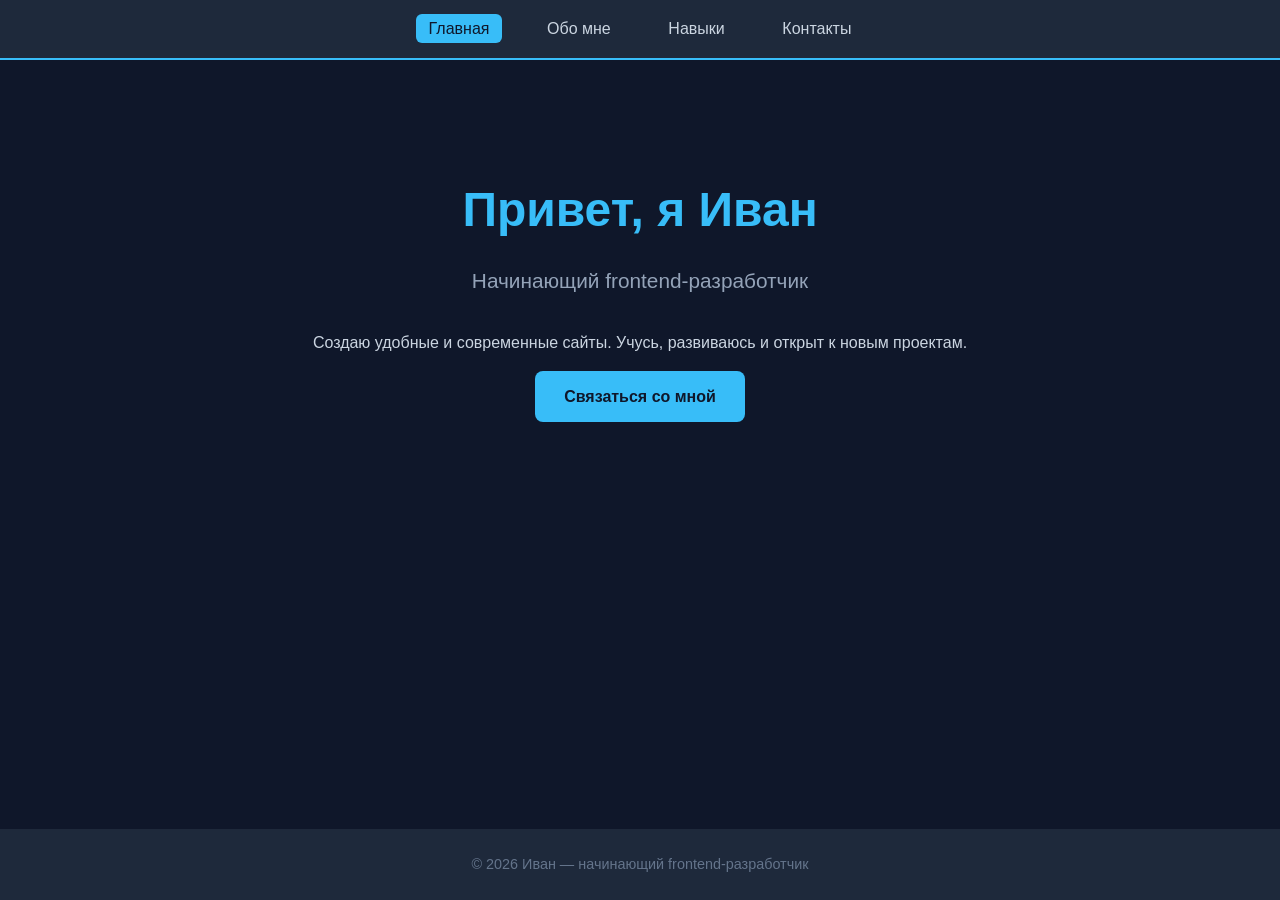
<file: index.html>
<!DOCTYPE html>
<html lang="ru">
<head>
  <meta charset="UTF-8">
  <meta name="viewport" content="width=device-width, initial-scale=1.0">
  <title>Иван — Frontend разработчик</title>
  <link rel="stylesheet" href="style.css">
</head>
<body>
  <header>
    <nav>
      <ul>
        <li><a href="index.html" class="active">Главная</a></li>
        <li><a href="about.html">Обо мне</a></li>
        <li><a href="skills.html">Навыки</a></li>
        <li><a href="contacts.html">Контакты</a></li>
      </ul>
    </nav>
  </header>

  <main>
    <section class="hero">
      <h1>Привет, я Иван</h1>
      <p class="subtitle">Начинающий frontend-разработчик</p>
      <p>Создаю удобные и современные сайты. Учусь, развиваюсь и открыт к новым проектам.</p>
      <a href="contacts.html" class="btn">Связаться со мной</a>
    </section>
  </main>

  <footer>
    © 2026 Иван — начинающий frontend-разработчик
  </footer>
</body>
</html>
</file>
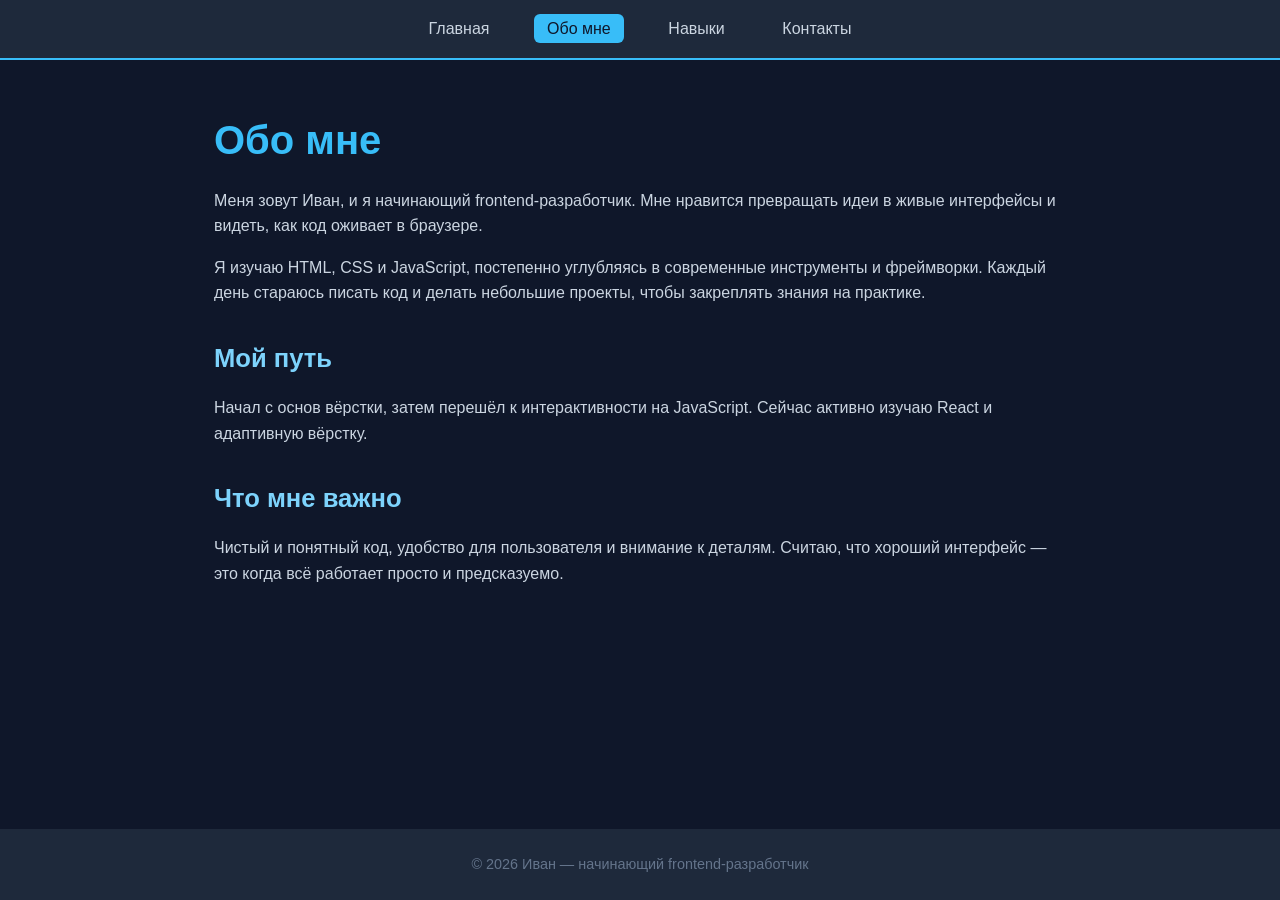
<file: about.html>
<!DOCTYPE html>
<html lang="ru">
<head>
  <meta charset="UTF-8">
  <meta name="viewport" content="width=device-width, initial-scale=1.0">
  <title>Обо мне — Иван</title>
  <link rel="stylesheet" href="style.css">
</head>
<body>
  <header>
    <nav>
      <ul>
        <li><a href="index.html">Главная</a></li>
        <li><a href="about.html" class="active">Обо мне</a></li>
        <li><a href="skills.html">Навыки</a></li>
        <li><a href="contacts.html">Контакты</a></li>
      </ul>
    </nav>
  </header>

  <main>
    <h1>Обо мне</h1>
    <p>Меня зовут Иван, и я начинающий frontend-разработчик. Мне нравится превращать идеи в живые интерфейсы и видеть, как код оживает в браузере.</p>
    <p>Я изучаю HTML, CSS и JavaScript, постепенно углубляясь в современные инструменты и фреймворки. Каждый день стараюсь писать код и делать небольшие проекты, чтобы закреплять знания на практике.</p>

    <h2>Мой путь</h2>
    <p>Начал с основ вёрстки, затем перешёл к интерактивности на JavaScript. Сейчас активно изучаю React и адаптивную вёрстку.</p>

    <h2>Что мне важно</h2>
    <p>Чистый и понятный код, удобство для пользователя и внимание к деталям. Считаю, что хороший интерфейс — это когда всё работает просто и предсказуемо.</p>
  </main>

  <footer>
    © 2026 Иван — начинающий frontend-разработчик
  </footer>
</body>
</html>
</file>
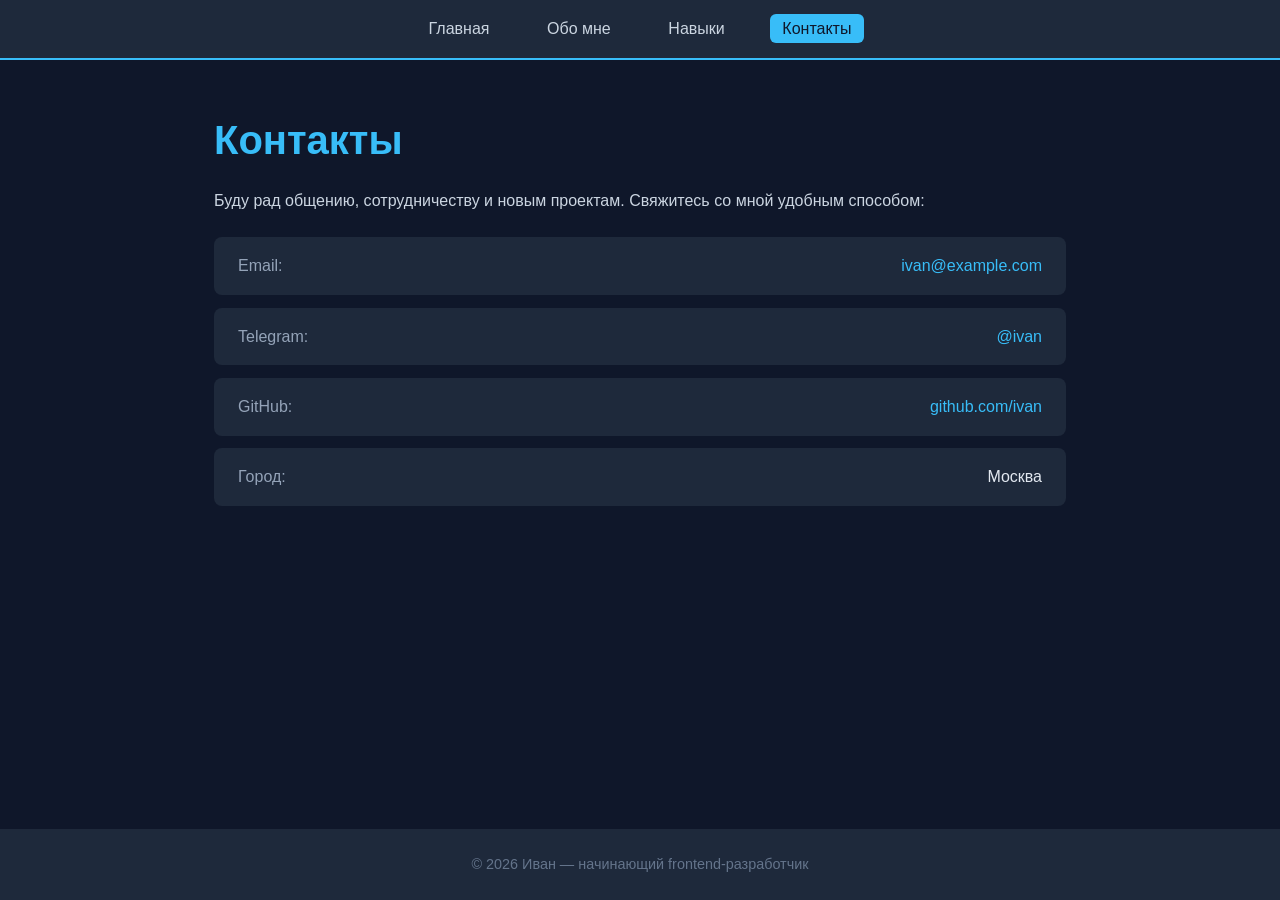
<file: contacts.html>
<!DOCTYPE html>
<html lang="ru">
<head>
  <meta charset="UTF-8">
  <meta name="viewport" content="width=device-width, initial-scale=1.0">
  <title>Контакты — Иван</title>
  <link rel="stylesheet" href="style.css">
</head>
<body>
  <header>
    <nav>
      <ul>
        <li><a href="index.html">Главная</a></li>
        <li><a href="about.html">Обо мне</a></li>
        <li><a href="skills.html">Навыки</a></li>
        <li><a href="contacts.html" class="active">Контакты</a></li>
      </ul>
    </nav>
  </header>

  <main>
    <h1>Контакты</h1>
    <p>Буду рад общению, сотрудничеству и новым проектам. Свяжитесь со мной удобным способом:</p>

    <ul class="contact-list">
      <li><span class="label">Email:</span> <a href="mailto:ivan@example.com">ivan@example.com</a></li>
      <li><span class="label">Telegram:</span> <a href="https://t.me/ivan" target="_blank">@ivan</a></li>
      <li><span class="label">GitHub:</span> <a href="https://github.com/ivan" target="_blank">github.com/ivan</a></li>
      <li><span class="label">Город:</span> <span>Москва</span></li>
    </ul>
  </main>

  <footer>
    © 2026 Иван — начинающий frontend-разработчик
  </footer>
</body>
</html>
</file>
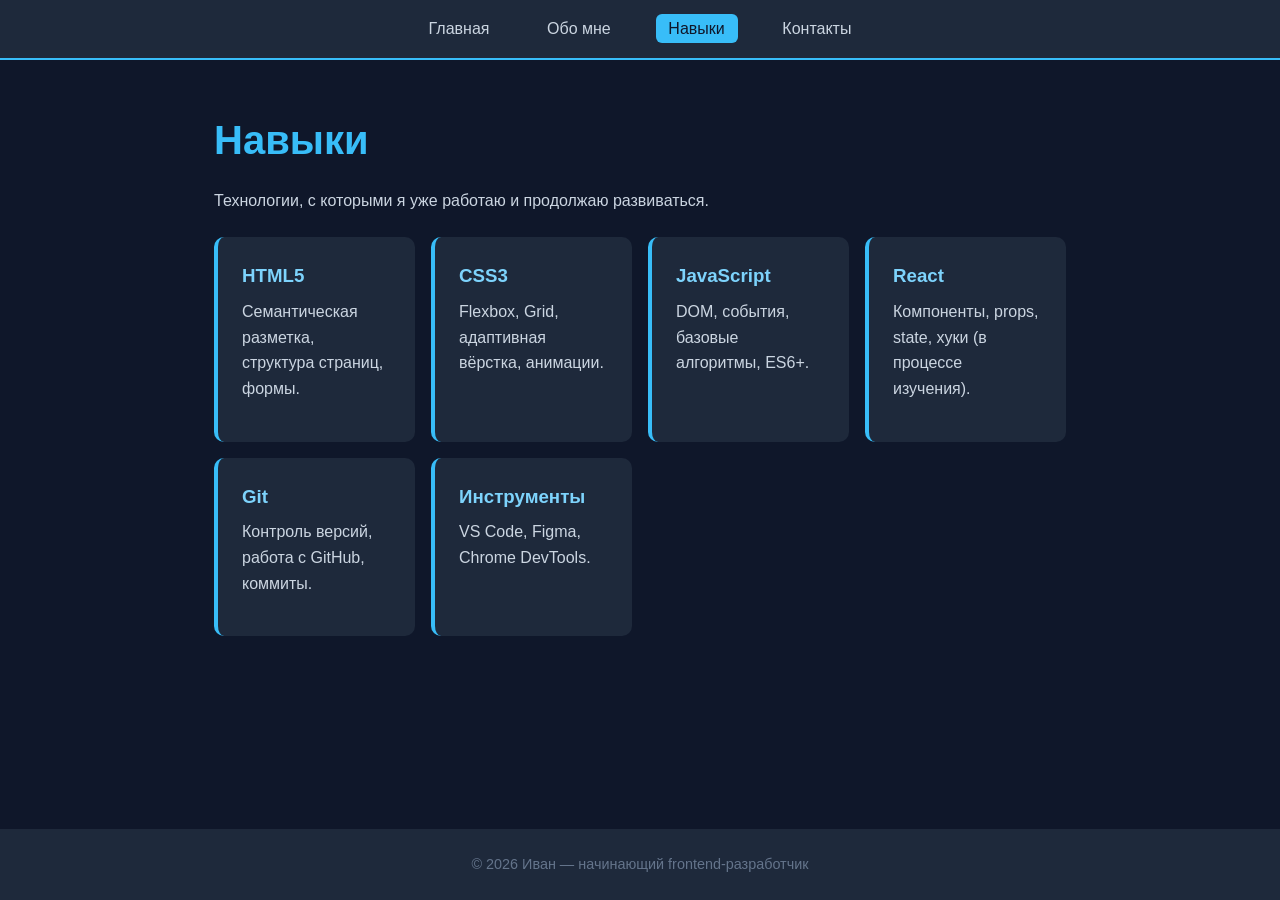
<file: skills.html>
<!DOCTYPE html>
<html lang="ru">
<head>
  <meta charset="UTF-8">
  <meta name="viewport" content="width=device-width, initial-scale=1.0">
  <title>Навыки — Иван</title>
  <link rel="stylesheet" href="style.css">
</head>
<body>
  <header>
    <nav>
      <ul>
        <li><a href="index.html">Главная</a></li>
        <li><a href="about.html">Обо мне</a></li>
        <li><a href="skills.html" class="active">Навыки</a></li>
        <li><a href="contacts.html">Контакты</a></li>
      </ul>
    </nav>
  </header>

  <main>
    <h1>Навыки</h1>
    <p>Технологии, с которыми я уже работаю и продолжаю развиваться.</p>

    <div class="skill-list">
      <div class="skill-card">
        <h3>HTML5</h3>
        <p>Семантическая разметка, структура страниц, формы.</p>
      </div>
      <div class="skill-card">
        <h3>CSS3</h3>
        <p>Flexbox, Grid, адаптивная вёрстка, анимации.</p>
      </div>
      <div class="skill-card">
        <h3>JavaScript</h3>
        <p>DOM, события, базовые алгоритмы, ES6+.</p>
      </div>
      <div class="skill-card">
        <h3>React</h3>
        <p>Компоненты, props, state, хуки (в процессе изучения).</p>
      </div>
      <div class="skill-card">
        <h3>Git</h3>
        <p>Контроль версий, работа с GitHub, коммиты.</p>
      </div>
      <div class="skill-card">
        <h3>Инструменты</h3>
        <p>VS Code, Figma, Chrome DevTools.</p>
      </div>
    </div>
  </main>

  <footer>
    © 2026 Иван — начинающий frontend-разработчик
  </footer>
</body>
</html>
</file>
<file: style.css>
* {
  margin: 0;
  padding: 0;
  box-sizing: border-box;
}

body {
  font-family: 'Segoe UI', Tahoma, sans-serif;
  background: #0f172a;
  color: #e2e8f0;
  line-height: 1.6;
  min-height: 100vh;
  display: flex;
  flex-direction: column;
}

header {
  background: #1e293b;
  padding: 1rem 2rem;
  border-bottom: 2px solid #38bdf8;
}

nav ul {
  list-style: none;
  display: flex;
  gap: 2rem;
  justify-content: center;
  flex-wrap: wrap;
}

nav a {
  color: #cbd5e1;
  text-decoration: none;
  font-weight: 500;
  padding: 0.4rem 0.8rem;
  border-radius: 6px;
  transition: all 0.2s;
}

nav a:hover,
nav a.active {
  background: #38bdf8;
  color: #0f172a;
}

main {
  flex: 1;
  max-width: 900px;
  margin: 0 auto;
  padding: 3rem 1.5rem;
  width: 100%;
}

h1 {
  font-size: 2.5rem;
  margin-bottom: 1rem;
  color: #38bdf8;
}

h2 {
  font-size: 1.6rem;
  margin: 2rem 0 1rem;
  color: #7dd3fc;
}

p {
  margin-bottom: 1rem;
  color: #cbd5e1;
}

.hero {
  text-align: center;
  padding: 4rem 0;
}

.hero h1 {
  font-size: 3rem;
  margin-bottom: 1rem;
}

.hero .subtitle {
  font-size: 1.3rem;
  color: #94a3b8;
  margin-bottom: 2rem;
}

.btn {
  display: inline-block;
  background: #38bdf8;
  color: #0f172a;
  padding: 0.8rem 1.8rem;
  border-radius: 8px;
  text-decoration: none;
  font-weight: 600;
  transition: transform 0.2s, background 0.2s;
}

.btn:hover {
  background: #0ea5e9;
  transform: translateY(-2px);
}

.skill-list {
  display: grid;
  grid-template-columns: repeat(auto-fit, minmax(200px, 1fr));
  gap: 1rem;
  margin-top: 1.5rem;
}

.skill-card {
  background: #1e293b;
  padding: 1.5rem;
  border-radius: 10px;
  border-left: 4px solid #38bdf8;
}

.skill-card h3 {
  color: #7dd3fc;
  margin-bottom: 0.5rem;
}

.contact-list {
  list-style: none;
  margin-top: 1.5rem;
}

.contact-list li {
  background: #1e293b;
  padding: 1rem 1.5rem;
  margin-bottom: 0.8rem;
  border-radius: 8px;
  display: flex;
  justify-content: space-between;
  flex-wrap: wrap;
  gap: 0.5rem;
}

.contact-list .label {
  color: #94a3b8;
}

.contact-list a {
  color: #38bdf8;
  text-decoration: none;
}

.contact-list a:hover {
  text-decoration: underline;
}

footer {
  text-align: center;
  padding: 1.5rem;
  background: #1e293b;
  color: #64748b;
  font-size: 0.9rem;
}

@media (max-width: 600px) {
  h1 { font-size: 2rem; }
  .hero h1 { font-size: 2.2rem; }
  nav ul { gap: 0.8rem; }
}
</file>
